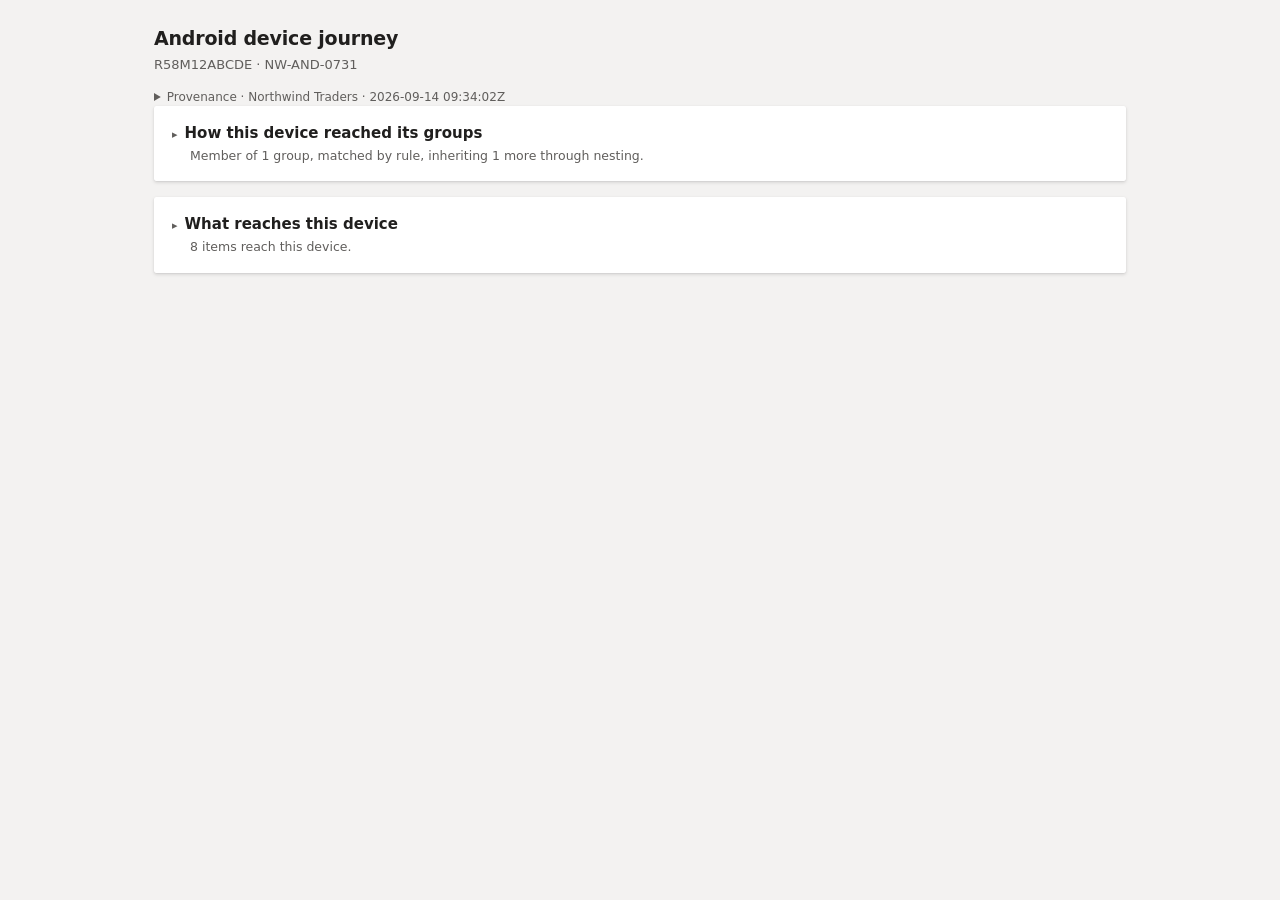
<file: docs/samples/sample-android-journey.html>
<!DOCTYPE html><html lang="en" data-theme="light"><head><meta charset="utf-8"><meta name="viewport" content="width=device-width, initial-scale=1"><title>Android device journey - R58M12ABCDE</title><style>
:root{
  color-scheme:light dark;
  /* Portal Light - matches the app. */
  --ground:#f3f2f1; --surface:#fff; --surface-alt:#faf9f8;
  --ink:#201f1e; --muted:#605e5c; --line:#edebe9; --strong:#d2d0ce;
  --run:#0078d4; --ok:#107c10; --warn:#797028; --bad:#a4262c; --excl:#a4262c;
  --warn-bg:#fff4ce; --bad-bg:#fdf3f4;
  --lift:0 1.6px 3.6px rgba(0,0,0,.13),0 .3px .9px rgba(0,0,0,.11);
  --mono:ui-monospace,"Cascadia Mono","SF Mono",Consolas,monospace
}
@media (prefers-color-scheme:dark){:root:not([data-theme="light"]){
  --ground:#1b1a19; --surface:#292827; --surface-alt:#252423;
  --ink:#faf9f8; --muted:#a19f9d; --line:#323130; --strong:#484644;
  --run:#4cc2ff; --ok:#6ccb5f; --warn:#fce100; --bad:#f1707b; --excl:#f1707b;
  --warn-bg:#3b3223; --bad-bg:#3b2325; --lift:none
}}
:root[data-theme="dark"]{
  --ground:#1b1a19; --surface:#292827; --surface-alt:#252423;
  --ink:#faf9f8; --muted:#a19f9d; --line:#323130; --strong:#484644;
  --run:#4cc2ff; --ok:#6ccb5f; --warn:#fce100; --bad:#f1707b; --excl:#f1707b;
  --warn-bg:#3b3223; --bad-bg:#3b2325; --lift:none
}
*{box-sizing:border-box}
body{margin:0;background:var(--ground);color:var(--ink);
font:14px/1.5 "Segoe UI",ui-sans-serif,system-ui,sans-serif}
main{max-width:1020px;margin:0 auto;padding:24px}
h1{font-size:19px;font-weight:600;margin:0 0 2px;letter-spacing:-.01em}
.sub{color:var(--muted);font-size:13px;margin:0 0 14px}
.topbar{display:flex;align-items:baseline;gap:14px;margin:0 0 10px}
.topbar button{background:none;border:none;color:var(--run);font:inherit;font-size:11.5px;cursor:pointer;padding:2px 6px}
section{background:var(--surface);border-radius:2px;padding:16px 18px;margin-bottom:16px;box-shadow:var(--lift)}
:root[data-theme="dark"] section{border:1px solid var(--line)}
@media (prefers-color-scheme:dark){:root:not([data-theme="light"]) section{border:1px solid var(--line)}}
h2{font-size:15px;font-weight:600;margin:0 0 3px}
.hint{color:var(--muted);font-size:12.5px;margin:0 0 12px;max-width:76ch}
.tagline{font-size:12.5px;margin:0 0 14px;padding:9px 12px;border-left:3px solid var(--strong);background:var(--surface-alt)}
.tagline code{font-family:var(--mono);font-size:11.5px}
.excl{border-left:4px solid var(--excl);border-radius:2px;padding:11px 14px;margin:0 0 16px;background:var(--bad-bg);font-size:12.5px}
.excl-h{font-weight:600;margin-bottom:5px;color:var(--bad)}
.excl .via{color:var(--muted);font-size:11.5px}
.excl-n{margin:7px 0 0;font-size:11.5px;color:var(--muted)}
.identity{display:flex;flex-wrap:wrap;gap:6px;margin:0 0 14px}
.fact{display:inline-flex;align-items:baseline;gap:6px;background:var(--surface);
border-radius:2px;padding:4px 10px;font-size:12px;box-shadow:var(--lift)}
:root[data-theme="dark"] .fact{border:1px solid var(--line)}
@media (prefers-color-scheme:dark){:root:not([data-theme="light"]) .fact{border:1px solid var(--line)}}
.fact .k{color:var(--muted);font-size:11px}
.fact .v{font-weight:600}
ul.forest,ul.forest ul{list-style:none;margin:0;padding:0}
ul.forest>li.root{border-top:1px solid var(--line);padding:9px 0}
ul.forest>li.root:first-child{border-top:none}
ul.forest ul{margin-left:14px;border-left:1px solid var(--strong);padding-left:13px;margin-top:5px}
ul.forest ul li{padding:3px 0}
ul.forest ul ul ul ul{margin-left:0;border-left:none;padding-left:0}
ul.forest ul ul ul ul>li::before{content:"\21B3";color:var(--muted);margin-right:5px;font-size:11px}
li.zero>.node .gname{color:var(--muted);font-weight:400}
li.repeat{padding:3px 0}
li.repeat .gname{color:var(--muted);font-weight:400}
.node{display:flex;align-items:baseline;gap:9px;flex-wrap:wrap}
.gname{font-weight:600}
.pfx{color:var(--muted);font-weight:400}
.how{font-size:11.5px;color:var(--muted)}
.count{font-size:11.5px;color:var(--muted)}
.inherited-count{color:var(--warn);font-weight:600}
details.rule{margin:4px 0 0 2px}
details.rule summary{font-size:11.5px;color:var(--run);cursor:pointer}
details.rule code{display:block;margin-top:5px;font-family:var(--mono);font-size:11.5px;
background:var(--surface-alt);padding:8px 10px;border-radius:2px;word-break:break-all;color:var(--muted)}
details.sect{border:1px solid var(--line);border-radius:2px;margin-bottom:7px}
details.sect summary{padding:9px 12px;cursor:pointer;display:flex;gap:10px;align-items:baseline;font-size:12.5px}
details.sect .sname{font-weight:600}
details.sect .smeta{color:var(--muted);font-size:11.5px;margin-left:auto}
details.sect.empty-sect{opacity:.55}
details.sect.empty-sect summary{cursor:default}
table.applies{width:100%;border-collapse:collapse;font-size:12.5px}
table.applies th{text-align:left;font-weight:600;padding:7px 12px;border-top:1px solid var(--line);
border-bottom:1px solid var(--line);background:var(--surface-alt);cursor:pointer;user-select:none;
white-space:nowrap;position:sticky;top:0;z-index:1}
table.applies td{padding:7px 12px;border-bottom:1px solid var(--line);vertical-align:top}
table.applies tr:last-child td{border-bottom:none}
.i-in{font-size:10.5px;padding:1px 7px;border-radius:2px;border:1px solid var(--strong)}
.i-ex{font-size:10.5px;padding:1px 7px;border-radius:2px;border:1px solid var(--excl);color:var(--excl);font-weight:600}
.i-req{font-size:10.5px;padding:1px 7px;border-radius:2px;border:1px solid var(--ink);font-weight:600}
.dash{color:var(--muted)}
.ok{color:var(--ok)}.bad{color:var(--bad);font-weight:600}
input[type=search]{width:100%;padding:8px 10px;border:1px solid var(--strong);border-radius:2px;
font:inherit;margin-bottom:10px;background:var(--surface);color:var(--ink)}
.meta{font-size:12px;color:var(--muted)}
.meta dt{display:inline;font-weight:400}
.meta dd{display:inline;margin:0 16px 0 4px;color:var(--ink)}
.meta table{width:100%;border-collapse:collapse;font-size:12px}
.meta th,.meta td{text-align:left;padding:5px 8px;border-bottom:1px solid var(--line);font-weight:400}
.empty{color:var(--muted);font-size:12.5px;margin:0}
button.linky{background:none;border:none;color:var(--run);font:inherit;cursor:pointer;padding:0}
.toolbar{font-size:11.5px;color:var(--muted);margin:0 0 10px}
details.tree>summary{cursor:pointer;list-style:none;display:block}
details.tree>summary::-webkit-details-marker{display:none}
details.tree>summary h2{margin:0}
details.tree>summary::before{content:"\25B8";color:var(--muted);font-size:11px;margin-right:7px}
details.tree[open]>summary::before{content:"\25BE"}
.summary-line{display:block;color:var(--muted);font-size:12.5px;margin:2px 0 0 18px}
details.tree[open] .summary-line{margin-bottom:10px}
/* Printed on white whatever the screen theme, so a PDF is always legible. */
@media print{
  :root,:root[data-theme="dark"]{
    --ground:#fff;--surface:#fff;--surface-alt:#fff;--ink:#000;--muted:#444;
    --line:#ccc;--strong:#999;--lift:none;--bad-bg:#fff;--warn-bg:#fff
  }
  body{background:#fff}
  details>summary{display:none}
  details{display:block}
  details.rule code{border:1px solid #ccc}
  section{break-inside:avoid;box-shadow:none;border:none;padding:0 0 12px}
  .topbar button{display:none}
}
</style></head><body><main><h1>Android device journey</h1><p class="sub">R58M12ABCDE &middot; NW-AND-0731</p><details class="meta"><summary style="cursor:pointer;font-size:12px">Provenance &middot; Northwind Traders &middot; 2026-09-14 09:34:02Z</summary><dl class="meta" style="margin-top:8px"><dt>Collected by</dt><dd>a.admin@northwind.example</dd><dt>Tool</dt><dd>android-journey v1.0.0</dd></dl><table style="margin-top:8px"><thead><tr><th>Source</th><th>Items</th><th>State</th></tr></thead><tbody><tr><td>androidDeviceOwnerEnrollmentProfiles</td><td>3</td><td class="ok">complete</td></tr><tr><td>managedDevices (Android, by name or serial)</td><td>1</td><td class="ok">complete</td></tr><tr><td>devices/{id}/transitiveMemberOf</td><td>2</td><td class="ok">complete</td></tr><tr><td>groups/{id}/memberOf (nesting edges, batched)</td><td>2</td><td class="ok">complete</td></tr><tr><td>deviceManagement/configurationPolicies</td><td>218</td><td class="ok">complete</td></tr></tbody></table></details><section><details class="tree"><summary><h2 style="display:inline">How this device reached its groups</h2><span class="summary-line">Member of 1 group, matched by rule, inheriting 1 more through nesting.</span></summary><p class="tagline">Enrolled through <strong>Dedicated-Kiosk</strong>, Standard token, created 2026-01-14T00:00:00Z, used 42 time(s).</p><p class="toolbar">2 groups reached &middot; 1 by rule &middot; 0 added directly &middot; 1 dynamic &middot; <button class="linky" id="expandall">expand everything</button> &middot; <button class="linky" id="showzero" data-state="off">show groups with no policy</button></p><h3 style="font-size:12.5px;font-weight:600;margin:14px 0 3px">Matched by rule</h3><p class="hint">Dynamic groups whose membership rule this device satisfies. Everything nested beneath was inherited, not targeted.</p><ul class="forest"><li class="root"><div class="node"><span class="gname">NW-UEM-Android-Dedicated</span><span class="count">5 policies</span></div><details class="rule"><summary>rule</summary><code>(device.deviceEnrollmentProfileName -eq &quot;Dedicated-Kiosk&quot;)</code></details><ul><li class="child"><div class="node"><span class="gname">NW-UEM-All-Android</span><span class="count inherited-count">3 policies</span></div></li></ul></li></ul><h3 style="font-size:12.5px;font-weight:600;margin:18px 0 3px">Added directly</h3><p class="hint">Assigned groups the device is a member of because someone put it there.</p><p class="empty">The device was not added to any group directly.</p><p class="hint" style="margin:14px 0 0;border-top:1px solid #ced5db;padding-top:10px">Entra does not record when a device joined a dynamic group, so this shows how membership arises, not when it began.</p></details></section><section><details class="tree"><summary><h2 style="display:inline">What reaches this device</h2><span class="summary-line">8 items reach this device.</span></summary><p class="hint">Grouped by type. Anything targeting one of the groups above appears here.</p><input type="search" id="filter" placeholder="Filter across all sections..."><details class="sect" open><summary><span class="sname">Configuration policies</span><span class="smeta">5</span></summary><table class="applies"><thead><tr><th data-sort>Name</th><th data-sort>Assignment</th><th data-sort>Reaches via</th><th data-sort>Filter</th></tr></thead><tbody><tr><td>Android - Kiosk Restrictions</td><td><span class="i-in">Included</span></td><td>NW-UEM-Android-Dedicated</td><td><span class="dash">&mdash;</span></td></tr><tr><td>Android - Wi-Fi Warehouse SSID</td><td><span class="i-in">Included</span></td><td>NW-UEM-Android-Dedicated</td><td><span class="dash">&mdash;</span></td></tr><tr><td>Android - Password Policy</td><td><span class="i-in">Included</span></td><td>NW-UEM-All-Android</td><td><span class="dash">&mdash;</span></td></tr><tr><td>Android - Managed Google Play</td><td><span class="i-in">Included</span></td><td>NW-UEM-All-Android</td><td><span class="dash">&mdash;</span></td></tr></tbody></table></details><details class="sect"><summary><span class="sname">Compliance policies</span><span class="smeta">1</span></summary><table class="applies"><thead><tr><th data-sort>Name</th><th data-sort>Assignment</th><th data-sort>Reaches via</th><th data-sort>Filter</th></tr></thead><tbody><tr><td>Android Minimum Patch Level</td><td><span class="i-in">Included</span></td><td>NW-UEM-All-Android</td><td><span class="dash">&mdash;</span></td></tr></tbody></table></details><details class="sect empty-sect"><summary><span class="sname">Scripts and remediations</span><span class="smeta">none reach this device</span></summary></details><details class="sect empty-sect"><summary><span class="sname">App configuration policies</span><span class="smeta">none reach this device</span></summary></details><details class="sect"><summary><span class="sname">Applications</span><span class="smeta">2</span></summary><table class="applies"><thead><tr><th data-sort>Name</th><th data-sort>Assignment</th><th data-sort>Reaches via</th><th data-sort>Filter</th></tr></thead><tbody><tr><td>Warehouse Scanner App</td><td><span class="i-req">Required</span></td><td>NW-UEM-Android-Dedicated</td><td><span class="dash">&mdash;</span></td></tr><tr><td>Company Portal</td><td><span class="i-req">Required</span></td><td>NW-UEM-All-Android</td><td><span class="dash">&mdash;</span></td></tr></tbody></table></details></details></section><script>
document.querySelectorAll("th[data-sort]").forEach(function(th){
  th.addEventListener("click",function(){
    var table=th.closest("table"),body=table.tBodies[0],i=[].indexOf.call(th.parentNode.children,th);
    var asc=th.dataset.dir!=="asc";
    [].slice.call(body.rows).sort(function(a,b){
      var x=a.cells[i].innerText.trim(),y=b.cells[i].innerText.trim();
      return asc?x.localeCompare(y):y.localeCompare(x);
    }).forEach(function(r){body.appendChild(r)});
    table.querySelectorAll("th").forEach(function(o){o.dataset.dir=""});
    th.dataset.dir=asc?"asc":"desc";
  });
});
var box=document.getElementById("filter");
if(box){box.addEventListener("input",function(){
  var q=box.value.toLowerCase();
  document.querySelectorAll("details.sect").forEach(function(sec){
    var shown=0;
    sec.querySelectorAll("tbody tr").forEach(function(r){
      var hit=r.innerText.toLowerCase().indexOf(q)>-1;
      r.style.display=hit?"":"none"; if(hit)shown++;
    });
    if(q){sec.open=shown>0;sec.style.display=shown?"":"none";}
    else{sec.style.display="";}
  });
});}
var themeBtn=document.getElementById("theme-toggle");
if(themeBtn){themeBtn.addEventListener("click",function(){
  var root=document.documentElement;
  var dark=root.getAttribute("data-theme")==="dark";
  root.setAttribute("data-theme",dark?"light":"dark");
});}
var all=document.getElementById("expandall");
if(all){all.addEventListener("click",function(){
  var open=all.dataset.state!=="open";
  document.querySelectorAll("details.rule,details.tree,details.sect").forEach(function(d){
    if(!d.classList.contains("empty-sect"))d.open=open;
  });
  all.dataset.state=open?"open":"closed";
  all.textContent=open?"collapse everything":"expand everything";
});}
var zeros=document.getElementById("showzero");
if(zeros){zeros.addEventListener("click",function(){
  var on=zeros.dataset.state==="on";
  document.querySelectorAll("li.zero").forEach(function(l){l.style.display=on?"none":""});
  zeros.dataset.state=on?"off":"on";
  zeros.textContent=on?"show groups with no policy":"hide groups with no policy";
});}
document.querySelectorAll("li.zero").forEach(function(l){l.style.display="none"});
</script></main></body></html>
</file>
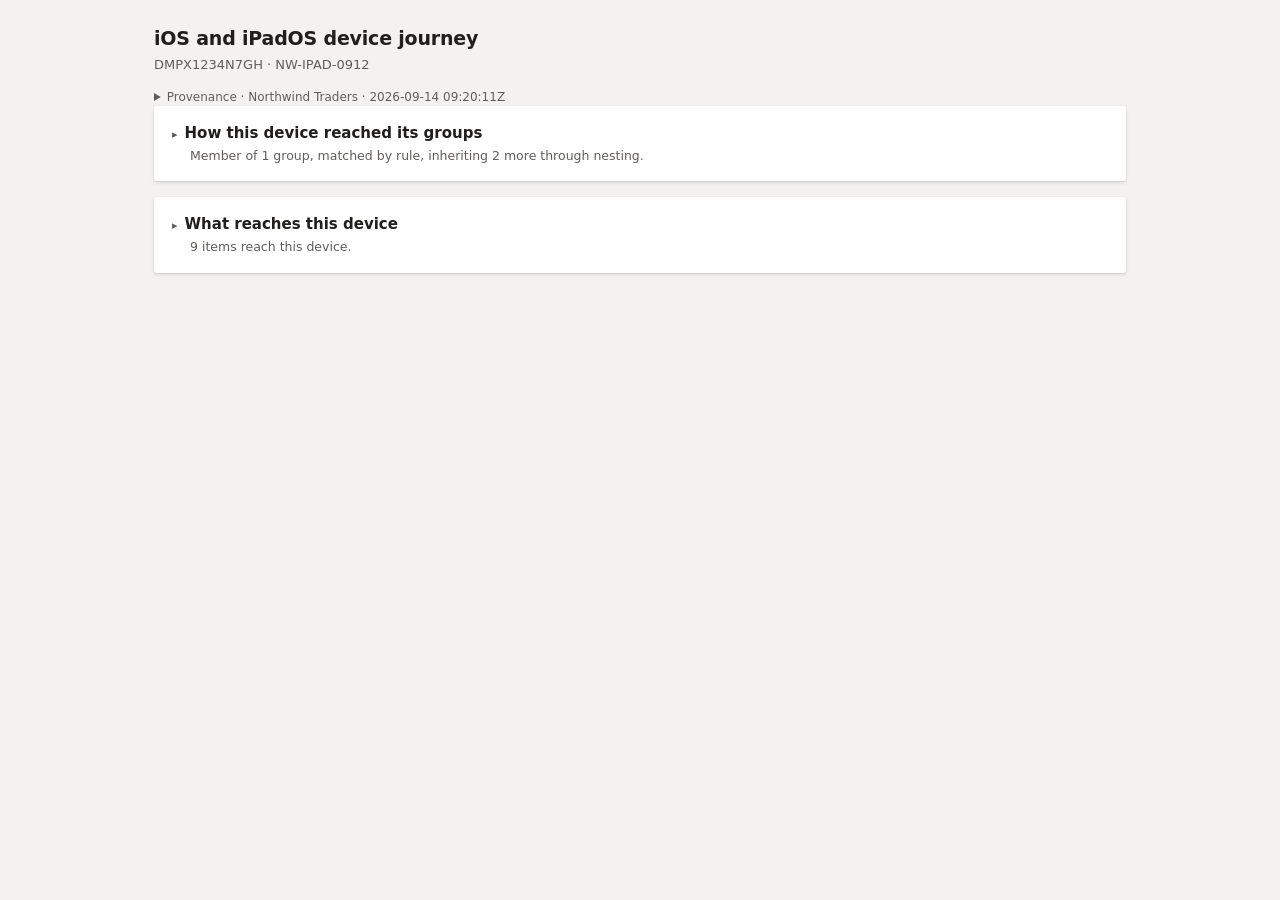
<file: docs/samples/sample-ios-ipados-journey.html>
<!DOCTYPE html><html lang="en" data-theme="light"><head><meta charset="utf-8"><meta name="viewport" content="width=device-width, initial-scale=1"><title>iOS and iPadOS device journey - DMPX1234N7GH</title><style>
:root{
  color-scheme:light dark;
  /* Portal Light - matches the app. */
  --ground:#f3f2f1; --surface:#fff; --surface-alt:#faf9f8;
  --ink:#201f1e; --muted:#605e5c; --line:#edebe9; --strong:#d2d0ce;
  --run:#0078d4; --ok:#107c10; --warn:#797028; --bad:#a4262c; --excl:#a4262c;
  --warn-bg:#fff4ce; --bad-bg:#fdf3f4;
  --lift:0 1.6px 3.6px rgba(0,0,0,.13),0 .3px .9px rgba(0,0,0,.11);
  --mono:ui-monospace,"Cascadia Mono","SF Mono",Consolas,monospace
}
@media (prefers-color-scheme:dark){:root:not([data-theme="light"]){
  --ground:#1b1a19; --surface:#292827; --surface-alt:#252423;
  --ink:#faf9f8; --muted:#a19f9d; --line:#323130; --strong:#484644;
  --run:#4cc2ff; --ok:#6ccb5f; --warn:#fce100; --bad:#f1707b; --excl:#f1707b;
  --warn-bg:#3b3223; --bad-bg:#3b2325; --lift:none
}}
:root[data-theme="dark"]{
  --ground:#1b1a19; --surface:#292827; --surface-alt:#252423;
  --ink:#faf9f8; --muted:#a19f9d; --line:#323130; --strong:#484644;
  --run:#4cc2ff; --ok:#6ccb5f; --warn:#fce100; --bad:#f1707b; --excl:#f1707b;
  --warn-bg:#3b3223; --bad-bg:#3b2325; --lift:none
}
*{box-sizing:border-box}
body{margin:0;background:var(--ground);color:var(--ink);
font:14px/1.5 "Segoe UI",ui-sans-serif,system-ui,sans-serif}
main{max-width:1020px;margin:0 auto;padding:24px}
h1{font-size:19px;font-weight:600;margin:0 0 2px;letter-spacing:-.01em}
.sub{color:var(--muted);font-size:13px;margin:0 0 14px}
.topbar{display:flex;align-items:baseline;gap:14px;margin:0 0 10px}
.topbar button{background:none;border:none;color:var(--run);font:inherit;font-size:11.5px;cursor:pointer;padding:2px 6px}
section{background:var(--surface);border-radius:2px;padding:16px 18px;margin-bottom:16px;box-shadow:var(--lift)}
:root[data-theme="dark"] section{border:1px solid var(--line)}
@media (prefers-color-scheme:dark){:root:not([data-theme="light"]) section{border:1px solid var(--line)}}
h2{font-size:15px;font-weight:600;margin:0 0 3px}
.hint{color:var(--muted);font-size:12.5px;margin:0 0 12px;max-width:76ch}
.tagline{font-size:12.5px;margin:0 0 14px;padding:9px 12px;border-left:3px solid var(--strong);background:var(--surface-alt)}
.tagline code{font-family:var(--mono);font-size:11.5px}
.excl{border-left:4px solid var(--excl);border-radius:2px;padding:11px 14px;margin:0 0 16px;background:var(--bad-bg);font-size:12.5px}
.excl-h{font-weight:600;margin-bottom:5px;color:var(--bad)}
.excl .via{color:var(--muted);font-size:11.5px}
.excl-n{margin:7px 0 0;font-size:11.5px;color:var(--muted)}
.identity{display:flex;flex-wrap:wrap;gap:6px;margin:0 0 14px}
.fact{display:inline-flex;align-items:baseline;gap:6px;background:var(--surface);
border-radius:2px;padding:4px 10px;font-size:12px;box-shadow:var(--lift)}
:root[data-theme="dark"] .fact{border:1px solid var(--line)}
@media (prefers-color-scheme:dark){:root:not([data-theme="light"]) .fact{border:1px solid var(--line)}}
.fact .k{color:var(--muted);font-size:11px}
.fact .v{font-weight:600}
ul.forest,ul.forest ul{list-style:none;margin:0;padding:0}
ul.forest>li.root{border-top:1px solid var(--line);padding:9px 0}
ul.forest>li.root:first-child{border-top:none}
ul.forest ul{margin-left:14px;border-left:1px solid var(--strong);padding-left:13px;margin-top:5px}
ul.forest ul li{padding:3px 0}
ul.forest ul ul ul ul{margin-left:0;border-left:none;padding-left:0}
ul.forest ul ul ul ul>li::before{content:"\21B3";color:var(--muted);margin-right:5px;font-size:11px}
li.zero>.node .gname{color:var(--muted);font-weight:400}
li.repeat{padding:3px 0}
li.repeat .gname{color:var(--muted);font-weight:400}
.node{display:flex;align-items:baseline;gap:9px;flex-wrap:wrap}
.gname{font-weight:600}
.pfx{color:var(--muted);font-weight:400}
.how{font-size:11.5px;color:var(--muted)}
.count{font-size:11.5px;color:var(--muted)}
.inherited-count{color:var(--warn);font-weight:600}
details.rule{margin:4px 0 0 2px}
details.rule summary{font-size:11.5px;color:var(--run);cursor:pointer}
details.rule code{display:block;margin-top:5px;font-family:var(--mono);font-size:11.5px;
background:var(--surface-alt);padding:8px 10px;border-radius:2px;word-break:break-all;color:var(--muted)}
details.sect{border:1px solid var(--line);border-radius:2px;margin-bottom:7px}
details.sect summary{padding:9px 12px;cursor:pointer;display:flex;gap:10px;align-items:baseline;font-size:12.5px}
details.sect .sname{font-weight:600}
details.sect .smeta{color:var(--muted);font-size:11.5px;margin-left:auto}
details.sect.empty-sect{opacity:.55}
details.sect.empty-sect summary{cursor:default}
table.applies{width:100%;border-collapse:collapse;font-size:12.5px}
table.applies th{text-align:left;font-weight:600;padding:7px 12px;border-top:1px solid var(--line);
border-bottom:1px solid var(--line);background:var(--surface-alt);cursor:pointer;user-select:none;
white-space:nowrap;position:sticky;top:0;z-index:1}
table.applies td{padding:7px 12px;border-bottom:1px solid var(--line);vertical-align:top}
table.applies tr:last-child td{border-bottom:none}
.i-in{font-size:10.5px;padding:1px 7px;border-radius:2px;border:1px solid var(--strong)}
.i-ex{font-size:10.5px;padding:1px 7px;border-radius:2px;border:1px solid var(--excl);color:var(--excl);font-weight:600}
.i-req{font-size:10.5px;padding:1px 7px;border-radius:2px;border:1px solid var(--ink);font-weight:600}
.dash{color:var(--muted)}
.lic-vpp{font-weight:600}
.ok{color:var(--ok)}.bad{color:var(--bad);font-weight:600}
input[type=search]{width:100%;padding:8px 10px;border:1px solid var(--strong);border-radius:2px;
font:inherit;margin-bottom:10px;background:var(--surface);color:var(--ink)}
.meta{font-size:12px;color:var(--muted)}
.meta dt{display:inline;font-weight:400}
.meta dd{display:inline;margin:0 16px 0 4px;color:var(--ink)}
.meta table{width:100%;border-collapse:collapse;font-size:12px}
.meta th,.meta td{text-align:left;padding:5px 8px;border-bottom:1px solid var(--line);font-weight:400}
.empty{color:var(--muted);font-size:12.5px;margin:0}
button.linky{background:none;border:none;color:var(--run);font:inherit;cursor:pointer;padding:0}
.toolbar{font-size:11.5px;color:var(--muted);margin:0 0 10px}
details.tree>summary{cursor:pointer;list-style:none;display:block}
details.tree>summary::-webkit-details-marker{display:none}
details.tree>summary h2{margin:0}
details.tree>summary::before{content:"\25B8";color:var(--muted);font-size:11px;margin-right:7px}
details.tree[open]>summary::before{content:"\25BE"}
.summary-line{display:block;color:var(--muted);font-size:12.5px;margin:2px 0 0 18px}
details.tree[open] .summary-line{margin-bottom:10px}
/* Printed on white whatever the screen theme, so a PDF is always legible. */
@media print{
  :root,:root[data-theme="dark"]{
    --ground:#fff;--surface:#fff;--surface-alt:#fff;--ink:#000;--muted:#444;
    --line:#ccc;--strong:#999;--lift:none;--bad-bg:#fff;--warn-bg:#fff
  }
  body{background:#fff}
  details>summary{display:none}
  details{display:block}
  details.rule code{border:1px solid #ccc}
  section{break-inside:avoid;box-shadow:none;border:none;padding:0 0 12px}
  .topbar button{display:none}
}
</style></head><body><main><h1>iOS and iPadOS device journey</h1><p class="sub">DMPX1234N7GH &middot; NW-IPAD-0912</p><details class="meta"><summary style="cursor:pointer;font-size:12px">Provenance &middot; Northwind Traders &middot; 2026-09-14 09:20:11Z</summary><dl class="meta" style="margin-top:8px"><dt>Collected by</dt><dd>a.admin@northwind.example</dd><dt>Tool</dt><dd>apple-journey v1.0.0</dd></dl><table style="margin-top:8px"><thead><tr><th>Source</th><th>Items</th><th>State</th></tr></thead><tbody><tr><td>depOnboardingSettings (ADE tokens and profiles)</td><td>1</td><td class="ok">complete</td></tr><tr><td>deviceAppManagement/vppTokens</td><td>1</td><td class="ok">complete</td></tr><tr><td>devices/{id}/transitiveMemberOf</td><td>3</td><td class="ok">complete</td></tr><tr><td>groups/{id}/memberOf (nesting edges, batched)</td><td>3</td><td class="ok">complete</td></tr><tr><td>deviceManagement/configurationPolicies</td><td>218</td><td class="ok">complete</td></tr></tbody></table></details><section><details class="tree"><summary><h2 style="display:inline">How this device reached its groups</h2><span class="summary-line">Member of 1 group, matched by rule, inheriting 2 more through nesting.</span></summary><p class="tagline">Enrolled through <strong>Retail-iPad-ADE</strong> on the token Northwind ABM, which expires 2027-03-01T00:00:00Z.</p><p class="toolbar">4 groups reached &middot; 1 by rule &middot; 0 added directly &middot; 1 dynamic &middot; <button class="linky" id="expandall">expand everything</button> &middot; <button class="linky" id="showzero" data-state="off">show groups with no policy</button></p><h3 style="font-size:12.5px;font-weight:600;margin:14px 0 3px">Matched by rule</h3><p class="hint">Dynamic groups whose membership rule this device satisfies. Everything nested beneath was inherited, not targeted.</p><ul class="forest"><li class="root"><div class="node"><span class="gname">NW-UEM-iPad-Retail</span><span class="count">3 policies</span></div><details class="rule"><summary>rule</summary><code>(device.deviceEnrollmentProfileName -eq &quot;Retail-iPad-ADE&quot;)</code></details><ul><li class="child"><div class="node"><span class="gname">NW-UEM-All-iOS</span><span class="count inherited-count">6 policies</span></div><ul><li class="child"><div class="node"><span class="gname">NW-UEM-All-Devices</span><span class="count">0 policies</span></div></li></ul></li></ul></li></ul><h3 style="font-size:12.5px;font-weight:600;margin:18px 0 3px">Added directly</h3><p class="hint">Assigned groups the device is a member of because someone put it there.</p><p class="empty">The device was not added to any group directly.</p><p class="hint" style="margin:14px 0 0;border-top:1px solid #ced5db;padding-top:10px">Entra does not record when a device joined a dynamic group, so this shows how membership arises, not when it began.</p></details></section><section><details class="tree"><summary><h2 style="display:inline">What reaches this device</h2><span class="summary-line">9 items reach this device.</span></summary><p class="hint">Grouped by type. Anything targeting one of the groups above appears here.</p><input type="search" id="filter" placeholder="Filter across all sections..."><details class="sect" open><summary><span class="sname">Configuration policies</span><span class="smeta">4</span></summary><table class="applies"><thead><tr><th data-sort>Name</th><th data-sort>Assignment</th><th data-sort>Reaches via</th><th data-sort>Filter</th></tr></thead><tbody><tr><td>iOS - Passcode Policy</td><td><span class="i-in">Included</span></td><td>NW-UEM-All-iOS</td><td><span class="dash">&mdash;</span></td></tr><tr><td>iOS - Wi-Fi Retail SSID</td><td><span class="i-in">Included</span></td><td>NW-UEM-iPad-Retail</td><td><span class="dash">&mdash;</span></td></tr><tr><td>iOS - Restrictions (Kiosk)</td><td><span class="i-in">Included</span></td><td>NW-UEM-iPad-Retail</td><td><span class="dash">&mdash;</span></td></tr><tr><td>iOS - VPN Profile</td><td><span class="i-in">Included</span></td><td>NW-UEM-All-iOS</td><td><span class="dash">&mdash;</span></td></tr></tbody></table></details><details class="sect"><summary><span class="sname">Compliance policies</span><span class="smeta">1</span></summary><table class="applies"><thead><tr><th data-sort>Name</th><th data-sort>Assignment</th><th data-sort>Reaches via</th><th data-sort>Filter</th></tr></thead><tbody><tr><td>iOS Minimum Version</td><td><span class="i-in">Included</span></td><td>NW-UEM-All-iOS</td><td><span class="dash">&mdash;</span></td></tr></tbody></table></details><details class="sect empty-sect"><summary><span class="sname">Scripts and remediations</span><span class="smeta">none reach this device</span></summary></details><details class="sect"><summary><span class="sname">App configuration policies</span><span class="smeta">1</span></summary><table class="applies"><thead><tr><th data-sort>Name</th><th data-sort>Assignment</th><th data-sort>Reaches via</th><th data-sort>Filter</th></tr></thead><tbody><tr><td>Retail POS App Config</td><td><span class="i-in">Included</span></td><td>NW-UEM-iPad-Retail</td><td><span class="dash">&mdash;</span></td></tr></tbody></table></details><details class="sect"><summary><span class="sname">Applications</span><span class="smeta">3</span></summary><table class="applies"><thead><tr><th data-sort>Name</th><th data-sort>Assignment</th><th data-sort>Reaches via</th><th data-sort>Filter</th></tr></thead><tbody><tr><td>Retail POS App</td><td><span class="i-req">Required</span></td><td>NW-UEM-iPad-Retail</td><td><span class="dash">&mdash;</span></td></tr><tr><td>Microsoft Outlook</td><td><span class="i-req">Required</span></td><td>NW-UEM-All-iOS</td><td><span class="dash">&mdash;</span></td></tr><tr><td>Adobe Acrobat Reader</td><td><span class="i-in">Available</span></td><td>NW-UEM-All-iOS</td><td><span class="dash">&mdash;</span></td></tr></tbody></table></details></details></section><script>
document.querySelectorAll("th[data-sort]").forEach(function(th){
  th.addEventListener("click",function(){
    var table=th.closest("table"),body=table.tBodies[0],i=[].indexOf.call(th.parentNode.children,th);
    var asc=th.dataset.dir!=="asc";
    [].slice.call(body.rows).sort(function(a,b){
      var x=a.cells[i].innerText.trim(),y=b.cells[i].innerText.trim();
      return asc?x.localeCompare(y):y.localeCompare(x);
    }).forEach(function(r){body.appendChild(r)});
    table.querySelectorAll("th").forEach(function(o){o.dataset.dir=""});
    th.dataset.dir=asc?"asc":"desc";
  });
});
var box=document.getElementById("filter");
if(box){box.addEventListener("input",function(){
  var q=box.value.toLowerCase();
  document.querySelectorAll("details.sect").forEach(function(sec){
    var shown=0;
    sec.querySelectorAll("tbody tr").forEach(function(r){
      var hit=r.innerText.toLowerCase().indexOf(q)>-1;
      r.style.display=hit?"":"none"; if(hit)shown++;
    });
    if(q){sec.open=shown>0;sec.style.display=shown?"":"none";}
    else{sec.style.display="";}
  });
});}
var themeBtn=document.getElementById("theme-toggle");
if(themeBtn){themeBtn.addEventListener("click",function(){
  var root=document.documentElement;
  var dark=root.getAttribute("data-theme")==="dark";
  root.setAttribute("data-theme",dark?"light":"dark");
});}
var all=document.getElementById("expandall");
if(all){all.addEventListener("click",function(){
  var open=all.dataset.state!=="open";
  document.querySelectorAll("details.rule,details.tree,details.sect").forEach(function(d){
    if(!d.classList.contains("empty-sect"))d.open=open;
  });
  all.dataset.state=open?"open":"closed";
  all.textContent=open?"collapse everything":"expand everything";
});}
var zeros=document.getElementById("showzero");
if(zeros){zeros.addEventListener("click",function(){
  var on=zeros.dataset.state==="on";
  document.querySelectorAll("li.zero").forEach(function(l){l.style.display=on?"none":""});
  zeros.dataset.state=on?"off":"on";
  zeros.textContent=on?"show groups with no policy":"hide groups with no policy";
});}
document.querySelectorAll("li.zero").forEach(function(l){l.style.display="none"});
</script></main></body></html>
</file>
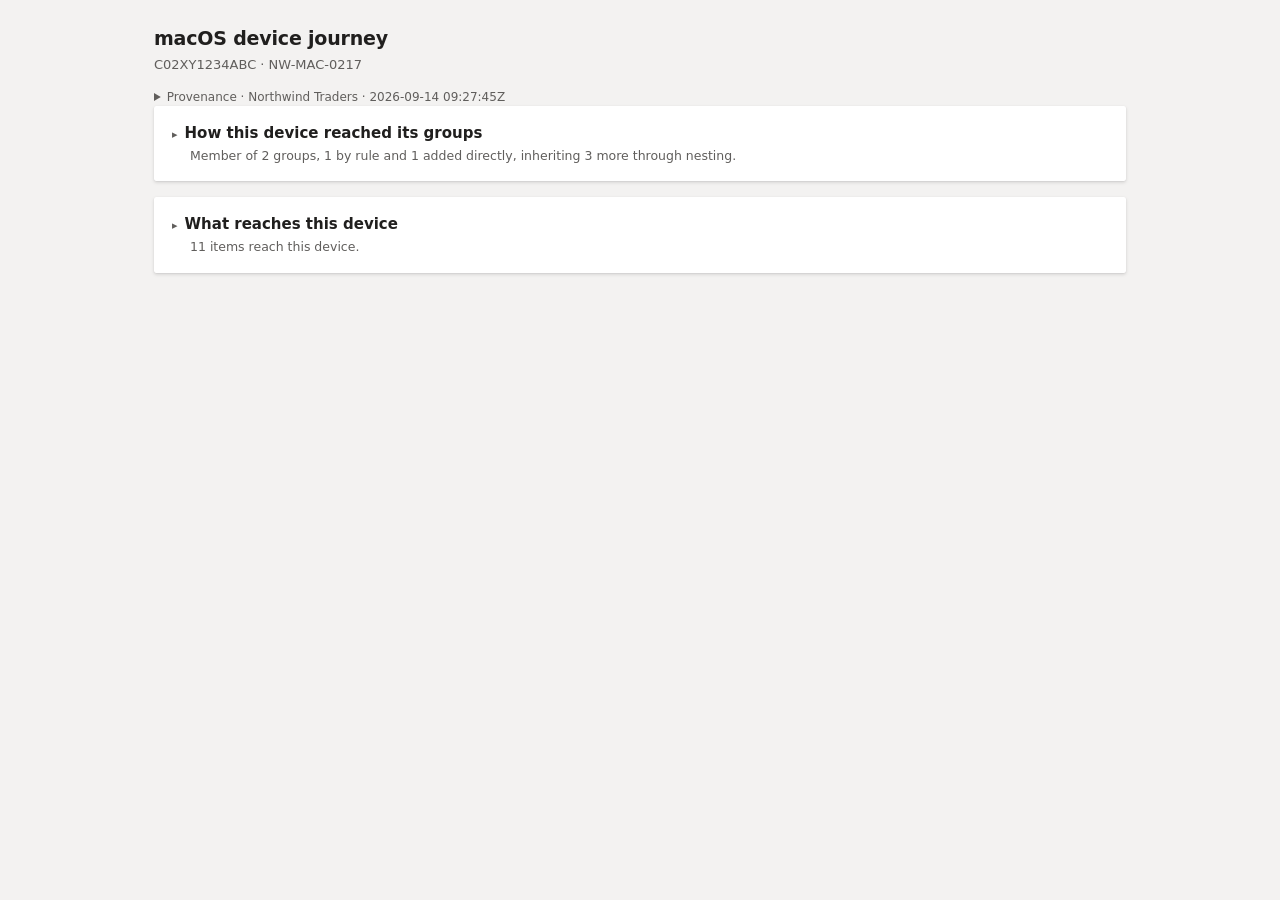
<file: docs/samples/sample-macos-journey.html>
<!DOCTYPE html><html lang="en" data-theme="light"><head><meta charset="utf-8"><meta name="viewport" content="width=device-width, initial-scale=1"><title>macOS device journey - C02XY1234ABC</title><style>
:root{
  color-scheme:light dark;
  /* Portal Light - matches the app. */
  --ground:#f3f2f1; --surface:#fff; --surface-alt:#faf9f8;
  --ink:#201f1e; --muted:#605e5c; --line:#edebe9; --strong:#d2d0ce;
  --run:#0078d4; --ok:#107c10; --warn:#797028; --bad:#a4262c; --excl:#a4262c;
  --warn-bg:#fff4ce; --bad-bg:#fdf3f4;
  --lift:0 1.6px 3.6px rgba(0,0,0,.13),0 .3px .9px rgba(0,0,0,.11);
  --mono:ui-monospace,"Cascadia Mono","SF Mono",Consolas,monospace
}
@media (prefers-color-scheme:dark){:root:not([data-theme="light"]){
  --ground:#1b1a19; --surface:#292827; --surface-alt:#252423;
  --ink:#faf9f8; --muted:#a19f9d; --line:#323130; --strong:#484644;
  --run:#4cc2ff; --ok:#6ccb5f; --warn:#fce100; --bad:#f1707b; --excl:#f1707b;
  --warn-bg:#3b3223; --bad-bg:#3b2325; --lift:none
}}
:root[data-theme="dark"]{
  --ground:#1b1a19; --surface:#292827; --surface-alt:#252423;
  --ink:#faf9f8; --muted:#a19f9d; --line:#323130; --strong:#484644;
  --run:#4cc2ff; --ok:#6ccb5f; --warn:#fce100; --bad:#f1707b; --excl:#f1707b;
  --warn-bg:#3b3223; --bad-bg:#3b2325; --lift:none
}
*{box-sizing:border-box}
body{margin:0;background:var(--ground);color:var(--ink);
font:14px/1.5 "Segoe UI",ui-sans-serif,system-ui,sans-serif}
main{max-width:1020px;margin:0 auto;padding:24px}
h1{font-size:19px;font-weight:600;margin:0 0 2px;letter-spacing:-.01em}
.sub{color:var(--muted);font-size:13px;margin:0 0 14px}
.topbar{display:flex;align-items:baseline;gap:14px;margin:0 0 10px}
.topbar button{background:none;border:none;color:var(--run);font:inherit;font-size:11.5px;cursor:pointer;padding:2px 6px}
section{background:var(--surface);border-radius:2px;padding:16px 18px;margin-bottom:16px;box-shadow:var(--lift)}
:root[data-theme="dark"] section{border:1px solid var(--line)}
@media (prefers-color-scheme:dark){:root:not([data-theme="light"]) section{border:1px solid var(--line)}}
h2{font-size:15px;font-weight:600;margin:0 0 3px}
.hint{color:var(--muted);font-size:12.5px;margin:0 0 12px;max-width:76ch}
.tagline{font-size:12.5px;margin:0 0 14px;padding:9px 12px;border-left:3px solid var(--strong);background:var(--surface-alt)}
.tagline code{font-family:var(--mono);font-size:11.5px}
.excl{border-left:4px solid var(--excl);border-radius:2px;padding:11px 14px;margin:0 0 16px;background:var(--bad-bg);font-size:12.5px}
.excl-h{font-weight:600;margin-bottom:5px;color:var(--bad)}
.excl .via{color:var(--muted);font-size:11.5px}
.excl-n{margin:7px 0 0;font-size:11.5px;color:var(--muted)}
.identity{display:flex;flex-wrap:wrap;gap:6px;margin:0 0 14px}
.fact{display:inline-flex;align-items:baseline;gap:6px;background:var(--surface);
border-radius:2px;padding:4px 10px;font-size:12px;box-shadow:var(--lift)}
:root[data-theme="dark"] .fact{border:1px solid var(--line)}
@media (prefers-color-scheme:dark){:root:not([data-theme="light"]) .fact{border:1px solid var(--line)}}
.fact .k{color:var(--muted);font-size:11px}
.fact .v{font-weight:600}
ul.forest,ul.forest ul{list-style:none;margin:0;padding:0}
ul.forest>li.root{border-top:1px solid var(--line);padding:9px 0}
ul.forest>li.root:first-child{border-top:none}
ul.forest ul{margin-left:14px;border-left:1px solid var(--strong);padding-left:13px;margin-top:5px}
ul.forest ul li{padding:3px 0}
ul.forest ul ul ul ul{margin-left:0;border-left:none;padding-left:0}
ul.forest ul ul ul ul>li::before{content:"\21B3";color:var(--muted);margin-right:5px;font-size:11px}
li.zero>.node .gname{color:var(--muted);font-weight:400}
li.repeat{padding:3px 0}
li.repeat .gname{color:var(--muted);font-weight:400}
.node{display:flex;align-items:baseline;gap:9px;flex-wrap:wrap}
.gname{font-weight:600}
.pfx{color:var(--muted);font-weight:400}
.how{font-size:11.5px;color:var(--muted)}
.count{font-size:11.5px;color:var(--muted)}
.inherited-count{color:var(--warn);font-weight:600}
details.rule{margin:4px 0 0 2px}
details.rule summary{font-size:11.5px;color:var(--run);cursor:pointer}
details.rule code{display:block;margin-top:5px;font-family:var(--mono);font-size:11.5px;
background:var(--surface-alt);padding:8px 10px;border-radius:2px;word-break:break-all;color:var(--muted)}
details.sect{border:1px solid var(--line);border-radius:2px;margin-bottom:7px}
details.sect summary{padding:9px 12px;cursor:pointer;display:flex;gap:10px;align-items:baseline;font-size:12.5px}
details.sect .sname{font-weight:600}
details.sect .smeta{color:var(--muted);font-size:11.5px;margin-left:auto}
details.sect.empty-sect{opacity:.55}
details.sect.empty-sect summary{cursor:default}
table.applies{width:100%;border-collapse:collapse;font-size:12.5px}
table.applies th{text-align:left;font-weight:600;padding:7px 12px;border-top:1px solid var(--line);
border-bottom:1px solid var(--line);background:var(--surface-alt);cursor:pointer;user-select:none;
white-space:nowrap;position:sticky;top:0;z-index:1}
table.applies td{padding:7px 12px;border-bottom:1px solid var(--line);vertical-align:top}
table.applies tr:last-child td{border-bottom:none}
.i-in{font-size:10.5px;padding:1px 7px;border-radius:2px;border:1px solid var(--strong)}
.i-ex{font-size:10.5px;padding:1px 7px;border-radius:2px;border:1px solid var(--excl);color:var(--excl);font-weight:600}
.i-req{font-size:10.5px;padding:1px 7px;border-radius:2px;border:1px solid var(--ink);font-weight:600}
.dash{color:var(--muted)}
.lic-vpp{font-weight:600}
.ok{color:var(--ok)}.bad{color:var(--bad);font-weight:600}
input[type=search]{width:100%;padding:8px 10px;border:1px solid var(--strong);border-radius:2px;
font:inherit;margin-bottom:10px;background:var(--surface);color:var(--ink)}
.meta{font-size:12px;color:var(--muted)}
.meta dt{display:inline;font-weight:400}
.meta dd{display:inline;margin:0 16px 0 4px;color:var(--ink)}
.meta table{width:100%;border-collapse:collapse;font-size:12px}
.meta th,.meta td{text-align:left;padding:5px 8px;border-bottom:1px solid var(--line);font-weight:400}
.empty{color:var(--muted);font-size:12.5px;margin:0}
button.linky{background:none;border:none;color:var(--run);font:inherit;cursor:pointer;padding:0}
.toolbar{font-size:11.5px;color:var(--muted);margin:0 0 10px}
details.tree>summary{cursor:pointer;list-style:none;display:block}
details.tree>summary::-webkit-details-marker{display:none}
details.tree>summary h2{margin:0}
details.tree>summary::before{content:"\25B8";color:var(--muted);font-size:11px;margin-right:7px}
details.tree[open]>summary::before{content:"\25BE"}
.summary-line{display:block;color:var(--muted);font-size:12.5px;margin:2px 0 0 18px}
details.tree[open] .summary-line{margin-bottom:10px}
/* Printed on white whatever the screen theme, so a PDF is always legible. */
@media print{
  :root,:root[data-theme="dark"]{
    --ground:#fff;--surface:#fff;--surface-alt:#fff;--ink:#000;--muted:#444;
    --line:#ccc;--strong:#999;--lift:none;--bad-bg:#fff;--warn-bg:#fff
  }
  body{background:#fff}
  details>summary{display:none}
  details{display:block}
  details.rule code{border:1px solid #ccc}
  section{break-inside:avoid;box-shadow:none;border:none;padding:0 0 12px}
  .topbar button{display:none}
}
</style></head><body><main><h1>macOS device journey</h1><p class="sub">C02XY1234ABC &middot; NW-MAC-0217</p><details class="meta"><summary style="cursor:pointer;font-size:12px">Provenance &middot; Northwind Traders &middot; 2026-09-14 09:27:45Z</summary><dl class="meta" style="margin-top:8px"><dt>Collected by</dt><dd>a.admin@northwind.example</dd><dt>Tool</dt><dd>macos-journey v1.0.0</dd></dl><table style="margin-top:8px"><thead><tr><th>Source</th><th>Items</th><th>State</th></tr></thead><tbody><tr><td>depOnboardingSettings (ADE tokens and profiles)</td><td>1</td><td class="ok">complete</td></tr><tr><td>deviceAppManagement/vppTokens</td><td>1</td><td class="ok">complete</td></tr><tr><td>managedDevices (macOS, by name or serial)</td><td>1</td><td class="ok">complete</td></tr><tr><td>deviceManagement/configurationPolicies</td><td>218</td><td class="ok">complete</td></tr></tbody></table></details><section><details class="tree"><summary><h2 style="display:inline">How this device reached its groups</h2><span class="summary-line">Member of 2 groups, 1 by rule and 1 added directly, inheriting 3 more through nesting.</span></summary><p class="tagline">Enrolled through <strong>Eng-Mac-ADE</strong> on the token Northwind ABM, which expires 2027-03-01T00:00:00Z.</p><p class="toolbar">5 groups reached &middot; 1 by rule &middot; 1 added directly &middot; 1 dynamic &middot; <button class="linky" id="expandall">expand everything</button> &middot; <button class="linky" id="showzero" data-state="off">show groups with no policy</button></p><h3 style="font-size:12.5px;font-weight:600;margin:14px 0 3px">Matched by rule</h3><p class="hint">Dynamic groups whose membership rule this device satisfies. Everything nested beneath was inherited, not targeted.</p><ul class="forest"><li class="root"><div class="node"><span class="gname">NW-UEM-Mac-Engineering</span><span class="count">6 policies</span></div><details class="rule"><summary>rule</summary><code>(device.deviceEnrollmentProfileName -eq &quot;Eng-Mac-ADE&quot;)</code></details><ul><li class="child"><div class="node"><span class="gname">NW-UEM-All-Mac</span><span class="count inherited-count">4 policies</span></div><ul><li class="child"><div class="node"><span class="gname">NW-UEM-All-Devices</span><span class="count">0 policies</span></div></li></ul></li></ul></li></ul><h3 style="font-size:12.5px;font-weight:600;margin:18px 0 3px">Added directly</h3><p class="hint">Assigned groups the device is a member of because someone put it there.</p><ul class="forest"><li class="root"><div class="node"><span class="gname">NW-Mac-Pilot-Apps</span><span class="count">1 policy</span></div></li></ul><p class="hint" style="margin:14px 0 0;border-top:1px solid #ced5db;padding-top:10px">Entra does not record when a device joined a dynamic group, so this shows how membership arises, not when it began.</p></details></section><section><details class="tree"><summary><h2 style="display:inline">What reaches this device</h2><span class="summary-line">11 items reach this device.</span></summary><p class="hint">Grouped by type. Anything targeting one of the groups above appears here.</p><input type="search" id="filter" placeholder="Filter across all sections..."><details class="sect" open><summary><span class="sname">Configuration policies</span><span class="smeta">6</span></summary><table class="applies"><thead><tr><th data-sort>Name</th><th data-sort>Assignment</th><th data-sort>Reaches via</th><th data-sort>Filter</th></tr></thead><tbody><tr><td>macOS - FileVault Enforcement</td><td><span class="i-in">Included</span></td><td>NW-UEM-All-Mac</td><td><span class="dash">&mdash;</span></td></tr><tr><td>macOS - Gatekeeper Baseline</td><td><span class="i-in">Included</span></td><td>NW-UEM-All-Mac</td><td><span class="dash">&mdash;</span></td></tr><tr><td>macOS - Dev Tools Firewall Rules</td><td><span class="i-in">Included</span></td><td>NW-UEM-Mac-Engineering</td><td><span class="dash">&mdash;</span></td></tr><tr><td>macOS - Software Update Deferral</td><td><span class="i-in">Included</span></td><td>NW-UEM-Mac-Engineering</td><td><span class="dash">&mdash;</span></td></tr></tbody></table></details><details class="sect"><summary><span class="sname">Compliance policies</span><span class="smeta">2</span></summary><table class="applies"><thead><tr><th data-sort>Name</th><th data-sort>Assignment</th><th data-sort>Reaches via</th><th data-sort>Filter</th></tr></thead><tbody><tr><td>macOS Minimum Version</td><td><span class="i-in">Included</span></td><td>NW-UEM-All-Mac</td><td><span class="dash">&mdash;</span></td></tr><tr><td>macOS FileVault Required</td><td><span class="i-in">Included</span></td><td>NW-UEM-All-Mac</td><td><span class="dash">&mdash;</span></td></tr></tbody></table></details><details class="sect empty-sect"><summary><span class="sname">Scripts and remediations</span><span class="smeta">none reach this device</span></summary></details><details class="sect empty-sect"><summary><span class="sname">App configuration policies</span><span class="smeta">none reach this device</span></summary></details><details class="sect"><summary><span class="sname">Applications</span><span class="smeta">3</span></summary><table class="applies"><thead><tr><th data-sort>Name</th><th data-sort>Assignment</th><th data-sort>Reaches via</th><th data-sort>Filter</th></tr></thead><tbody><tr><td>Xcode Command Line Tools</td><td><span class="i-req">Required</span></td><td>NW-UEM-Mac-Engineering</td><td><span class="dash">&mdash;</span></td></tr><tr><td>Microsoft Edge (managed)</td><td><span class="i-req">Required</span></td><td>NW-UEM-All-Mac</td><td><span class="dash">&mdash;</span></td></tr><tr><td>Docker Desktop</td><td><span class="i-in">Available</span></td><td>NW-Mac-Pilot-Apps</td><td><span class="dash">&mdash;</span></td></tr></tbody></table></details></details></section><script>
document.querySelectorAll("th[data-sort]").forEach(function(th){
  th.addEventListener("click",function(){
    var table=th.closest("table"),body=table.tBodies[0],i=[].indexOf.call(th.parentNode.children,th);
    var asc=th.dataset.dir!=="asc";
    [].slice.call(body.rows).sort(function(a,b){
      var x=a.cells[i].innerText.trim(),y=b.cells[i].innerText.trim();
      return asc?x.localeCompare(y):y.localeCompare(x);
    }).forEach(function(r){body.appendChild(r)});
    table.querySelectorAll("th").forEach(function(o){o.dataset.dir=""});
    th.dataset.dir=asc?"asc":"desc";
  });
});
var box=document.getElementById("filter");
if(box){box.addEventListener("input",function(){
  var q=box.value.toLowerCase();
  document.querySelectorAll("details.sect").forEach(function(sec){
    var shown=0;
    sec.querySelectorAll("tbody tr").forEach(function(r){
      var hit=r.innerText.toLowerCase().indexOf(q)>-1;
      r.style.display=hit?"":"none"; if(hit)shown++;
    });
    if(q){sec.open=shown>0;sec.style.display=shown?"":"none";}
    else{sec.style.display="";}
  });
});}
var themeBtn=document.getElementById("theme-toggle");
if(themeBtn){themeBtn.addEventListener("click",function(){
  var root=document.documentElement;
  var dark=root.getAttribute("data-theme")==="dark";
  root.setAttribute("data-theme",dark?"light":"dark");
});}
var all=document.getElementById("expandall");
if(all){all.addEventListener("click",function(){
  var open=all.dataset.state!=="open";
  document.querySelectorAll("details.rule,details.tree,details.sect").forEach(function(d){
    if(!d.classList.contains("empty-sect"))d.open=open;
  });
  all.dataset.state=open?"open":"closed";
  all.textContent=open?"collapse everything":"expand everything";
});}
var zeros=document.getElementById("showzero");
if(zeros){zeros.addEventListener("click",function(){
  var on=zeros.dataset.state==="on";
  document.querySelectorAll("li.zero").forEach(function(l){l.style.display=on?"none":""});
  zeros.dataset.state=on?"off":"on";
  zeros.textContent=on?"show groups with no policy":"hide groups with no policy";
});}
document.querySelectorAll("li.zero").forEach(function(l){l.style.display="none"});
</script></main></body></html>
</file>
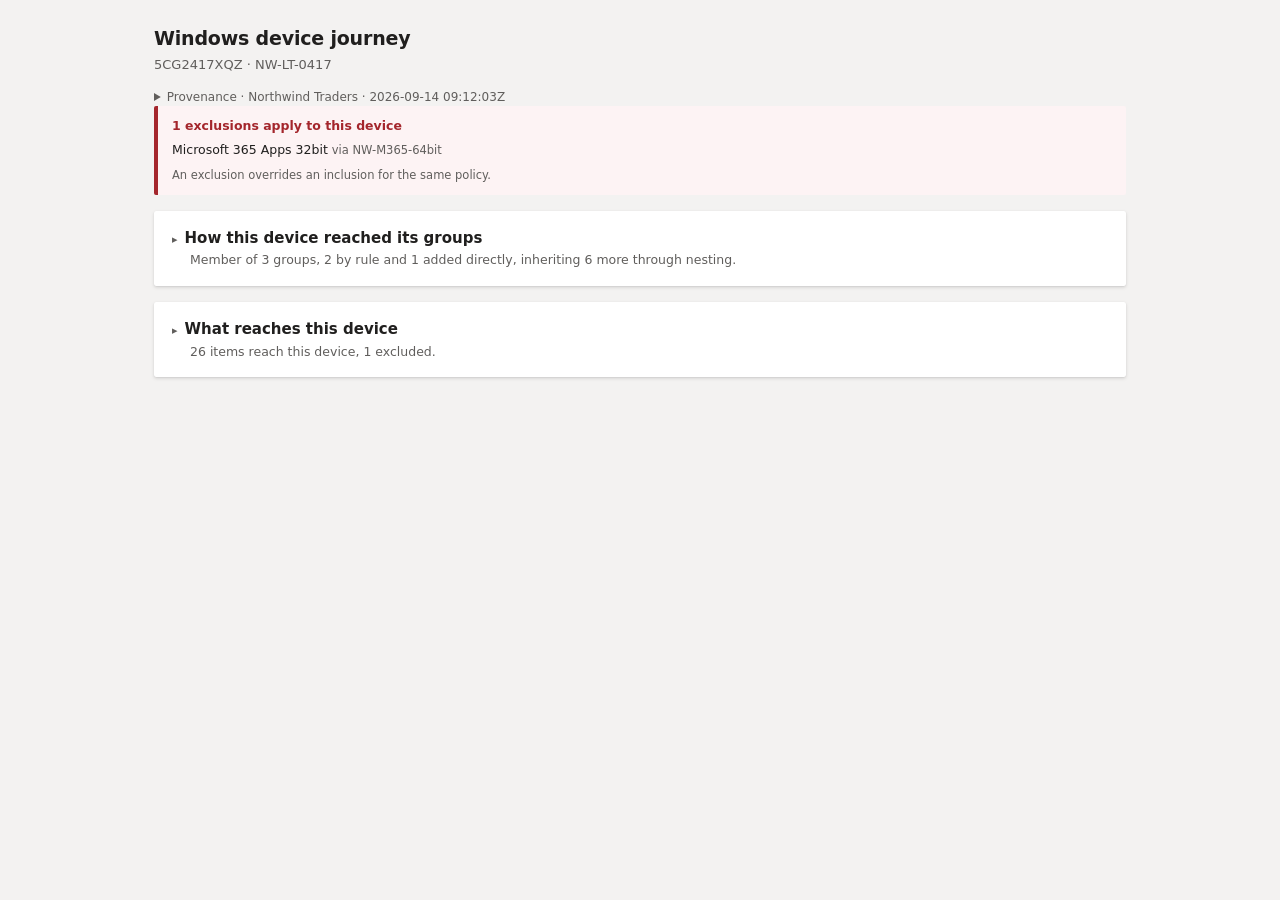
<file: docs/samples/sample-windows-device-journey.html>
<!DOCTYPE html><html lang="en" data-theme="light"><head><meta charset="utf-8"><meta name="viewport" content="width=device-width, initial-scale=1"><title>Windows device journey - 5CG2417XQZ</title><style>
:root{
  color-scheme:light dark;
  /* Portal Light - matches the app. */
  --ground:#f3f2f1; --surface:#fff; --surface-alt:#faf9f8;
  --ink:#201f1e; --muted:#605e5c; --line:#edebe9; --strong:#d2d0ce;
  --run:#0078d4; --ok:#107c10; --warn:#797028; --bad:#a4262c; --excl:#a4262c;
  --warn-bg:#fff4ce; --bad-bg:#fdf3f4;
  --lift:0 1.6px 3.6px rgba(0,0,0,.13),0 .3px .9px rgba(0,0,0,.11);
  --mono:ui-monospace,"Cascadia Mono","SF Mono",Consolas,monospace
}
@media (prefers-color-scheme:dark){:root:not([data-theme="light"]){
  --ground:#1b1a19; --surface:#292827; --surface-alt:#252423;
  --ink:#faf9f8; --muted:#a19f9d; --line:#323130; --strong:#484644;
  --run:#4cc2ff; --ok:#6ccb5f; --warn:#fce100; --bad:#f1707b; --excl:#f1707b;
  --warn-bg:#3b3223; --bad-bg:#3b2325; --lift:none
}}
:root[data-theme="dark"]{
  --ground:#1b1a19; --surface:#292827; --surface-alt:#252423;
  --ink:#faf9f8; --muted:#a19f9d; --line:#323130; --strong:#484644;
  --run:#4cc2ff; --ok:#6ccb5f; --warn:#fce100; --bad:#f1707b; --excl:#f1707b;
  --warn-bg:#3b3223; --bad-bg:#3b2325; --lift:none
}
*{box-sizing:border-box}
body{margin:0;background:var(--ground);color:var(--ink);
font:14px/1.5 "Segoe UI",ui-sans-serif,system-ui,sans-serif}
main{max-width:1020px;margin:0 auto;padding:24px}
h1{font-size:19px;font-weight:600;margin:0 0 2px;letter-spacing:-.01em}
.sub{color:var(--muted);font-size:13px;margin:0 0 14px}
.topbar{display:flex;align-items:baseline;gap:14px;margin:0 0 10px}
.topbar button{background:none;border:none;color:var(--run);font:inherit;font-size:11.5px;cursor:pointer;padding:2px 6px}
section{background:var(--surface);border-radius:2px;padding:16px 18px;margin-bottom:16px;box-shadow:var(--lift)}
:root[data-theme="dark"] section{border:1px solid var(--line)}
@media (prefers-color-scheme:dark){:root:not([data-theme="light"]) section{border:1px solid var(--line)}}
h2{font-size:15px;font-weight:600;margin:0 0 3px}
.hint{color:var(--muted);font-size:12.5px;margin:0 0 12px;max-width:76ch}
.tagline{font-size:12.5px;margin:0 0 14px;padding:9px 12px;border-left:3px solid var(--strong);background:var(--surface-alt)}
.tagline code{font-family:var(--mono);font-size:11.5px}
.excl{border-left:4px solid var(--excl);border-radius:2px;padding:11px 14px;margin:0 0 16px;background:var(--bad-bg);font-size:12.5px}
.excl-h{font-weight:600;margin-bottom:5px;color:var(--bad)}
.excl .via{color:var(--muted);font-size:11.5px}
.excl-n{margin:7px 0 0;font-size:11.5px;color:var(--muted)}
.identity{display:flex;flex-wrap:wrap;gap:6px;margin:0 0 14px}
.fact{display:inline-flex;align-items:baseline;gap:6px;background:var(--surface);
border-radius:2px;padding:4px 10px;font-size:12px;box-shadow:var(--lift)}
:root[data-theme="dark"] .fact{border:1px solid var(--line)}
@media (prefers-color-scheme:dark){:root:not([data-theme="light"]) .fact{border:1px solid var(--line)}}
.fact .k{color:var(--muted);font-size:11px}
.fact .v{font-weight:600}
ul.forest,ul.forest ul{list-style:none;margin:0;padding:0}
ul.forest>li.root{border-top:1px solid var(--line);padding:9px 0}
ul.forest>li.root:first-child{border-top:none}
ul.forest ul{margin-left:14px;border-left:1px solid var(--strong);padding-left:13px;margin-top:5px}
ul.forest ul li{padding:3px 0}
ul.forest ul ul ul ul{margin-left:0;border-left:none;padding-left:0}
ul.forest ul ul ul ul>li::before{content:"\21B3";color:var(--muted);margin-right:5px;font-size:11px}
li.zero>.node .gname{color:var(--muted);font-weight:400}
li.repeat{padding:3px 0}
li.repeat .gname{color:var(--muted);font-weight:400}
.node{display:flex;align-items:baseline;gap:9px;flex-wrap:wrap}
.gname{font-weight:600}
.pfx{color:var(--muted);font-weight:400}
.how{font-size:11.5px;color:var(--muted)}
.count{font-size:11.5px;color:var(--muted)}
.inherited-count{color:var(--warn);font-weight:600}
details.rule{margin:4px 0 0 2px}
details.rule summary{font-size:11.5px;color:var(--run);cursor:pointer}
details.rule code{display:block;margin-top:5px;font-family:var(--mono);font-size:11.5px;
background:var(--surface-alt);padding:8px 10px;border-radius:2px;word-break:break-all;color:var(--muted)}
details.sect{border:1px solid var(--line);border-radius:2px;margin-bottom:7px}
details.sect summary{padding:9px 12px;cursor:pointer;display:flex;gap:10px;align-items:baseline;font-size:12.5px}
details.sect .sname{font-weight:600}
details.sect .smeta{color:var(--muted);font-size:11.5px;margin-left:auto}
details.sect.empty-sect{opacity:.55}
details.sect.empty-sect summary{cursor:default}
table.applies{width:100%;border-collapse:collapse;font-size:12.5px}
table.applies th{text-align:left;font-weight:600;padding:7px 12px;border-top:1px solid var(--line);
border-bottom:1px solid var(--line);background:var(--surface-alt);cursor:pointer;user-select:none;
white-space:nowrap;position:sticky;top:0;z-index:1}
table.applies td{padding:7px 12px;border-bottom:1px solid var(--line);vertical-align:top}
table.applies tr:last-child td{border-bottom:none}
.i-in{font-size:10.5px;padding:1px 7px;border-radius:2px;border:1px solid var(--strong)}
.i-ex{font-size:10.5px;padding:1px 7px;border-radius:2px;border:1px solid var(--excl);color:var(--excl);font-weight:600}
.i-req{font-size:10.5px;padding:1px 7px;border-radius:2px;border:1px solid var(--ink);font-weight:600}
.dash{color:var(--muted)}
.ok{color:var(--ok)}.bad{color:var(--bad);font-weight:600}
input[type=search]{width:100%;padding:8px 10px;border:1px solid var(--strong);border-radius:2px;
font:inherit;margin-bottom:10px;background:var(--surface);color:var(--ink)}
.meta{font-size:12px;color:var(--muted)}
.meta dt{display:inline;font-weight:400}
.meta dd{display:inline;margin:0 16px 0 4px;color:var(--ink)}
.meta table{width:100%;border-collapse:collapse;font-size:12px}
.meta th,.meta td{text-align:left;padding:5px 8px;border-bottom:1px solid var(--line);font-weight:400}
.empty{color:var(--muted);font-size:12.5px;margin:0}
button.linky{background:none;border:none;color:var(--run);font:inherit;cursor:pointer;padding:0}
.toolbar{font-size:11.5px;color:var(--muted);margin:0 0 10px}
details.tree>summary{cursor:pointer;list-style:none;display:block}
details.tree>summary::-webkit-details-marker{display:none}
details.tree>summary h2{margin:0}
details.tree>summary::before{content:"\25B8";color:var(--muted);font-size:11px;margin-right:7px}
details.tree[open]>summary::before{content:"\25BE"}
.summary-line{display:block;color:var(--muted);font-size:12.5px;margin:2px 0 0 18px}
details.tree[open] .summary-line{margin-bottom:10px}
/* Printed on white whatever the screen theme, so a PDF is always legible. */
@media print{
  :root,:root[data-theme="dark"]{
    --ground:#fff;--surface:#fff;--surface-alt:#fff;--ink:#000;--muted:#444;
    --line:#ccc;--strong:#999;--lift:none;--bad-bg:#fff;--warn-bg:#fff
  }
  body{background:#fff}
  details>summary{display:none}
  details{display:block}
  details.rule code{border:1px solid #ccc}
  section{break-inside:avoid;box-shadow:none;border:none;padding:0 0 12px}
  .topbar button{display:none}
}
</style></head><body><main><h1>Windows device journey</h1><p class="sub">5CG2417XQZ &middot; NW-LT-0417</p><details class="meta"><summary style="cursor:pointer;font-size:12px">Provenance &middot; Northwind Traders &middot; 2026-09-14 09:12:03Z</summary><dl class="meta" style="margin-top:8px"><dt>Collected by</dt><dd>a.admin@northwind.example</dd><dt>Tool</dt><dd>device-journey v1.0.0</dd></dl><table style="margin-top:8px"><thead><tr><th>Source</th><th>Items</th><th>State</th></tr></thead><tbody><tr><td>windowsAutopilotDeviceIdentities (by name or serial)</td><td>1</td><td class="ok">complete</td></tr><tr><td>devices/{id}/transitiveMemberOf</td><td>6</td><td class="ok">complete</td></tr><tr><td>groups/{id}/memberOf (nesting edges, batched)</td><td>6</td><td class="ok">complete</td></tr><tr><td>deviceManagement/configurationPolicies</td><td>218</td><td class="ok">complete</td></tr><tr><td>deviceAppManagement/mobileApps</td><td>140</td><td class="ok">complete</td></tr></tbody></table></details><div class="excl"><div class="excl-h">1 exclusions apply to this device</div><div>Microsoft 365 Apps 32bit <span class="via">via NW-M365-64bit</span></div><p class="excl-n">An exclusion overrides an inclusion for the same policy.</p></div><section><details class="tree"><summary><h2 style="display:inline">How this device reached its groups</h2><span class="summary-line">Member of 3 groups, 2 by rule and 1 added directly, inheriting 6 more through nesting.</span></summary><p class="tagline">Group tag <code>UK-LAPTOP-STD</code>, written by Intune as <code>OrderID</code> on the device object. Dynamic rules testing <code>devicePhysicalIds</code> read that value.</p><p class="toolbar">9 groups reached &middot; 2 by rule &middot; 1 added directly &middot; 2 dynamic &middot; <button class="linky" id="expandall">expand everything</button> &middot; <button class="linky" id="showzero" data-state="off">show groups with no policy</button></p><h3 style="font-size:12.5px;font-weight:600;margin:14px 0 3px">Matched by rule</h3><p class="hint">Dynamic groups whose membership rule this device satisfies. Everything nested beneath was inherited, not targeted.</p><ul class="forest"><li class="root"><div class="node"><span class="gname">NW-UEM-UK-Laptops</span><span class="count">9 policies</span></div><details class="rule"><summary>rule</summary><code>(device.devicePhysicalIds -any (_ -eq &quot;[OrderID]:UK-LAPTOP-STD&quot;))</code></details><ul><li class="child"><div class="node"><span class="gname">NW-UEM-EMEA-Devices</span><span class="count">0 policies</span></div><ul><li class="child"><div class="node"><span class="gname">NW-UEM-All-Windows</span><span class="count inherited-count">11 policies</span></div><ul><li class="child"><div class="node"><span class="gname">NW-UEM-All-Devices</span><span class="count">0 policies</span></div></li></ul></li></ul></li></ul></li><li class="root"><div class="node"><span class="gname">NW-UEM-W11-Ready</span><span class="count">4 policies</span></div><details class="rule"><summary>rule</summary><code>(device.deviceOSVersion -startsWith &quot;10.0.22&quot;)</code></details></li></ul><h3 style="font-size:12.5px;font-weight:600;margin:18px 0 3px">Added directly</h3><p class="hint">Assigned groups the device is a member of because someone put it there.</p><ul class="forest"><li class="root"><div class="node"><span class="gname">NW-Edge-Pilot</span><span class="count">2 policies</span></div></li></ul><p class="hint" style="margin:14px 0 0;border-top:1px solid #ced5db;padding-top:10px">Entra does not record when a device joined a dynamic group, so this shows how membership arises, not when it began.</p></details></section><section><details class="tree"><summary><h2 style="display:inline">What reaches this device</h2><span class="summary-line">26 items reach this device, 1 excluded.</span></summary><p class="hint">Grouped by type. Anything targeting one of the groups above appears here.</p><input type="search" id="filter" placeholder="Filter across all sections..."><details class="sect" open><summary><span class="sname">Configuration policies</span><span class="smeta">11</span></summary><table class="applies"><thead><tr><th data-sort>Name</th><th data-sort>Assignment</th><th data-sort>Reaches via</th><th data-sort>Filter</th></tr></thead><tbody><tr><td>Windows - BitLocker Silent Encryption</td><td><span class="i-in">Included</span></td><td>NW-UEM-UK-Laptops</td><td><span class="dash">&mdash;</span></td></tr><tr><td>Windows - Firewall Baseline</td><td><span class="i-in">Included</span></td><td>NW-UEM-All-Windows</td><td><span class="dash">&mdash;</span></td></tr><tr><td>Windows - Edge Beta Channel</td><td><span class="i-ex">Excluded</span></td><td>NW-Edge-Pilot</td><td><span class="dash">&mdash;</span></td></tr><tr><td>Windows - OneDrive KFM</td><td><span class="i-in">Included</span></td><td>NW-UEM-UK-Laptops</td><td><span class="dash">&mdash;</span></td></tr></tbody></table></details><details class="sect"><summary><span class="sname">Compliance policies</span><span class="smeta">2</span></summary><table class="applies"><thead><tr><th data-sort>Name</th><th data-sort>Assignment</th><th data-sort>Reaches via</th><th data-sort>Filter</th></tr></thead><tbody><tr><td>Corporate Windows Compliance</td><td><span class="i-in">Included</span></td><td>NW-UEM-All-Windows</td><td><span class="dash">&mdash;</span></td></tr><tr><td>Minimum OS Build W11</td><td><span class="i-in">Included</span></td><td>NW-UEM-W11-Ready</td><td><span class="dash">&mdash;</span></td></tr></tbody></table></details><details class="sect empty-sect"><summary><span class="sname">Security baselines</span><span class="smeta">none reach this device</span></summary></details><details class="sect"><summary><span class="sname">Scripts and remediations</span><span class="smeta">1</span></summary><table class="applies"><thead><tr><th data-sort>Name</th><th data-sort>Assignment</th><th data-sort>Reaches via</th><th data-sort>Filter</th></tr></thead><tbody><tr><td>Detect - Stale Recovery Key</td><td><span class="i-in">Included</span></td><td>NW-UEM-All-Windows</td><td><span class="dash">&mdash;</span></td></tr></tbody></table></details><details class="sect empty-sect"><summary><span class="sname">App configuration policies</span><span class="smeta">none reach this device</span></summary></details><details class="sect"><summary><span class="sname">Applications</span><span class="smeta">8 &amp;middot; 1 excluded</span></summary><table class="applies"><thead><tr><th data-sort>Name</th><th data-sort>Assignment</th><th data-sort>Reaches via</th><th data-sort>Filter</th></tr></thead><tbody><tr><td>Microsoft 365 Apps 64bit</td><td><span class="i-req">Required</span></td><td>NW-UEM-UK-Laptops</td><td><span class="dash">&mdash;</span></td></tr><tr><td>Microsoft 365 Apps 32bit</td><td><span class="i-ex">Excluded</span></td><td>NW-M365-64bit</td><td><span class="dash">&mdash;</span></td></tr><tr><td>Company Portal</td><td><span class="i-req">Required</span></td><td>NW-UEM-All-Devices</td><td><span class="dash">&mdash;</span></td></tr><tr><td>Adobe Acrobat Reader</td><td><span class="i-in">Available</span></td><td>NW-UEM-All-Windows</td><td><span class="dash">&mdash;</span></td></tr></tbody></table></details></details></section><script>
document.querySelectorAll("th[data-sort]").forEach(function(th){
  th.addEventListener("click",function(){
    var table=th.closest("table"),body=table.tBodies[0],i=[].indexOf.call(th.parentNode.children,th);
    var asc=th.dataset.dir!=="asc";
    [].slice.call(body.rows).sort(function(a,b){
      var x=a.cells[i].innerText.trim(),y=b.cells[i].innerText.trim();
      return asc?x.localeCompare(y):y.localeCompare(x);
    }).forEach(function(r){body.appendChild(r)});
    table.querySelectorAll("th").forEach(function(o){o.dataset.dir=""});
    th.dataset.dir=asc?"asc":"desc";
  });
});
var box=document.getElementById("filter");
if(box){box.addEventListener("input",function(){
  var q=box.value.toLowerCase();
  document.querySelectorAll("details.sect").forEach(function(sec){
    var shown=0;
    sec.querySelectorAll("tbody tr").forEach(function(r){
      var hit=r.innerText.toLowerCase().indexOf(q)>-1;
      r.style.display=hit?"":"none"; if(hit)shown++;
    });
    if(q){sec.open=shown>0;sec.style.display=shown?"":"none";}
    else{sec.style.display="";}
  });
});}
var themeBtn=document.getElementById("theme-toggle");
if(themeBtn){themeBtn.addEventListener("click",function(){
  var root=document.documentElement;
  var dark=root.getAttribute("data-theme")==="dark";
  root.setAttribute("data-theme",dark?"light":"dark");
});}
var all=document.getElementById("expandall");
if(all){all.addEventListener("click",function(){
  var open=all.dataset.state!=="open";
  document.querySelectorAll("details.rule,details.tree,details.sect").forEach(function(d){
    if(!d.classList.contains("empty-sect"))d.open=open;
  });
  all.dataset.state=open?"open":"closed";
  all.textContent=open?"collapse everything":"expand everything";
});}
var zeros=document.getElementById("showzero");
if(zeros){zeros.addEventListener("click",function(){
  var on=zeros.dataset.state==="on";
  document.querySelectorAll("li.zero").forEach(function(l){l.style.display=on?"none":""});
  zeros.dataset.state=on?"off":"on";
  zeros.textContent=on?"show groups with no policy":"hide groups with no policy";
});}
document.querySelectorAll("li.zero").forEach(function(l){l.style.display="none"});
</script></main></body></html>
</file>
